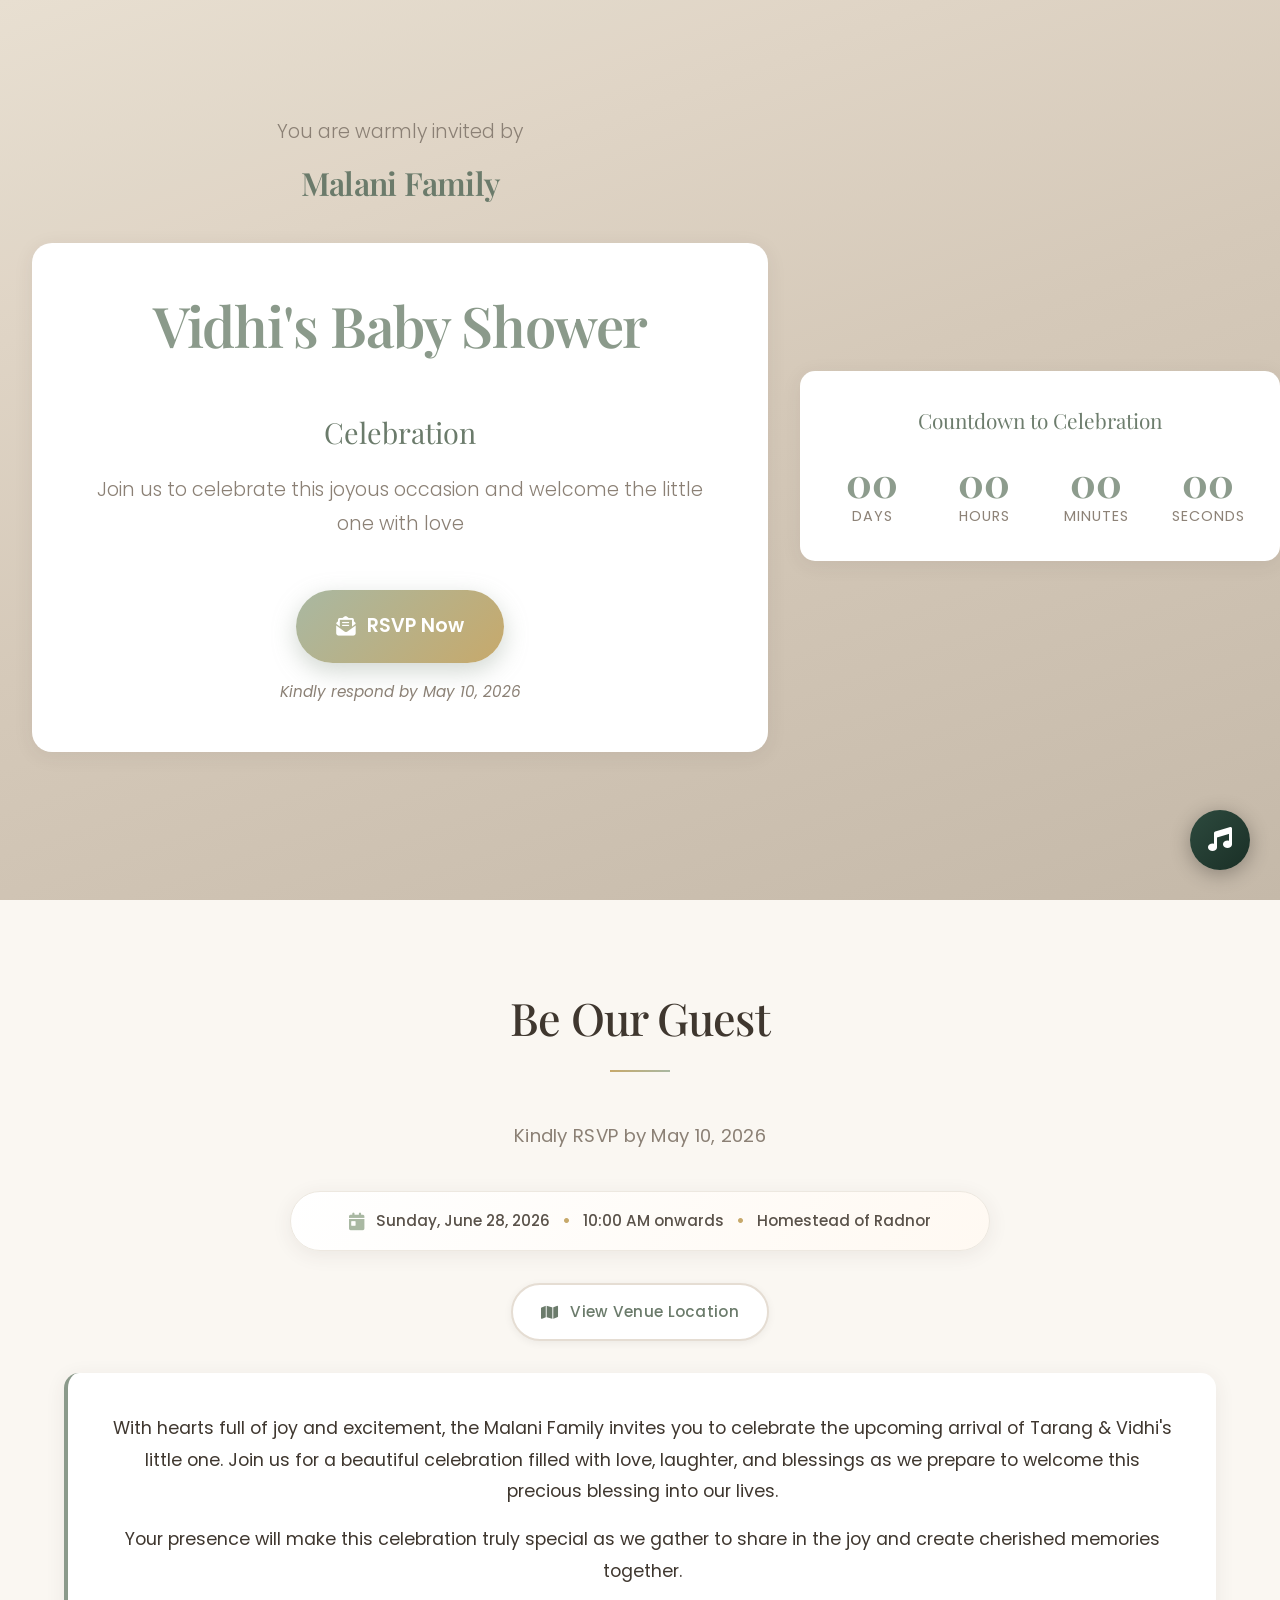
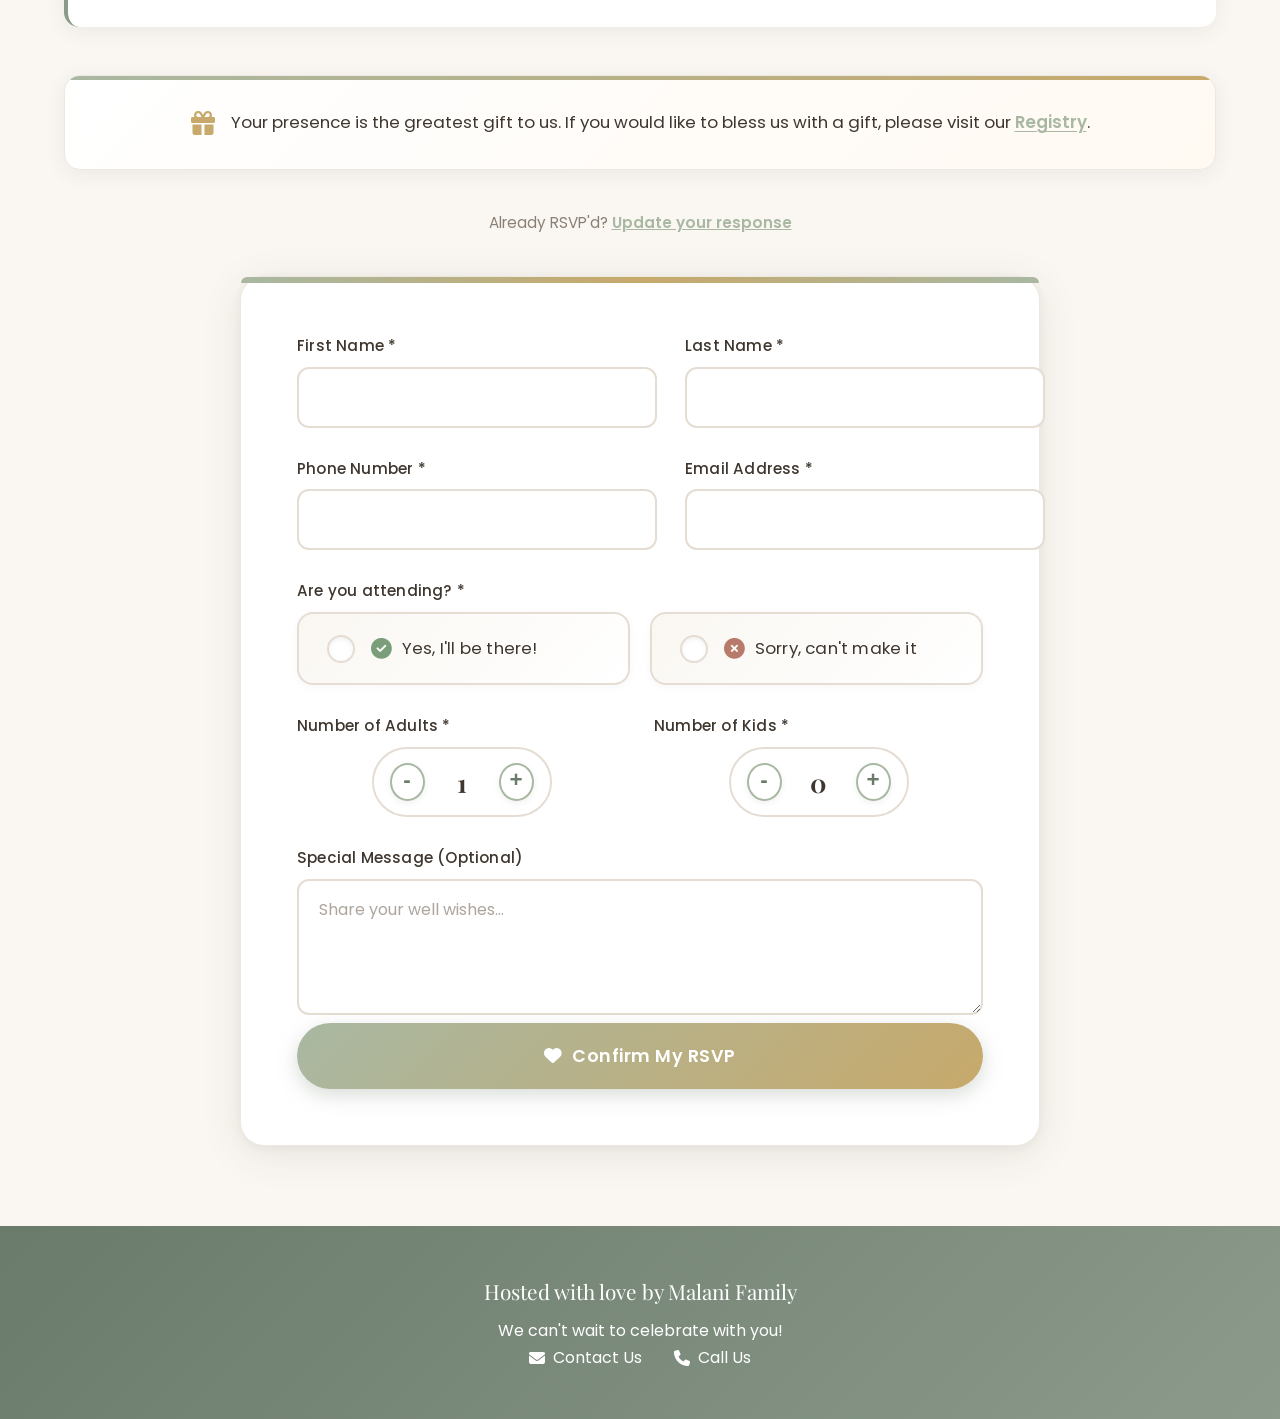
<file: index.html>
<!DOCTYPE html>
<html lang="en">
<head>
    <meta charset="UTF-8">
    <meta name="viewport" content="width=device-width, initial-scale=1.0">
    <title>Baby Shower Celebration</title>
    <link rel="stylesheet" href="assets/css/styles.css">
    <link rel="preconnect" href="https://fonts.googleapis.com">
    <link rel="preconnect" href="https://fonts.gstatic.com" crossorigin>
    <link href="https://fonts.googleapis.com/css2?family=Playfair+Display:wght@400;700&family=Poppins:wght@300;400;500;600&display=swap" rel="stylesheet">
    <link rel="stylesheet" href="https://cdnjs.cloudflare.com/ajax/libs/font-awesome/6.4.0/css/all.min.css">
</head>
<body>
    <!-- Background Music Toggle -->
    <button id="music-toggle" class="music-toggle" aria-label="Toggle background music">
        <i class="fas fa-music"></i>
    </button>
    
    <!-- Hero Section -->
    <section class="hero">
        <div class="hero-content">
            <div class="invitation-text">
                <p class="invitation-prefix">You are warmly invited by</p>
                <h1 class="family-name">Malani Family</h1>
            </div>
            
            <div class="main-title">
                <h2 class="baby-name">Vidhi's Baby Shower</h2>
                <div class="decorative-line"></div>
                <p class="celebration-title">Celebration</p>
                <p class="celebration-text">Join us to celebrate this joyous occasion and welcome the little one with love</p>
                
                <!-- Prominent RSVP Button -->
                <a href="#rsvp" class="btn-rsvp-pulse" onclick="document.getElementById('rsvp').scrollIntoView({behavior: 'smooth'}); return false;">
                    <i class="fas fa-envelope-open-text"></i>
                    RSVP Now
                </a>
                <p class="rsvp-deadline-note">Kindly respond by May 10, 2026</p>
            </div>
        </div>
        
        <!-- Countdown Timer -->
        <div class="countdown-container">
            <div class="countdown-title">Countdown to Celebration</div>
            <div class="countdown" id="countdown">
                <div class="countdown-item">
                    <span class="countdown-number" id="days">00</span>
                    <span class="countdown-label">Days</span>
                </div>
                <div class="countdown-item">
                    <span class="countdown-number" id="hours">00</span>
                    <span class="countdown-label">Hours</span>
                </div>
                <div class="countdown-item">
                    <span class="countdown-number" id="minutes">00</span>
                    <span class="countdown-label">Minutes</span>
                </div>
                <div class="countdown-item">
                    <span class="countdown-number" id="seconds">00</span>
                    <span class="countdown-label">Seconds</span>
                </div>
            </div>
        </div>
    </section>

    <!-- RSVP Section -->
    <section class="rsvp-section" id="rsvp">
        <div class="container">
            <div class="rsvp-header">
                <h3 class="section-title">Be Our Guest</h3>
            </div>
            <p class="rsvp-subtitle">Kindly RSVP by May 10, 2026</p>
            
            <!-- Event Snapshot -->
            <div class="event-snapshot">
                <i class="fas fa-calendar-day"></i>
                <span>Sunday, June 28, 2026</span>
                <span class="dot">•</span>
                <span>10:00 AM onwards</span>
                <span class="dot">•</span>
                <span>Homestead of Radnor</span>
            </div>
            
            <!-- Venue Button -->
            <div class="venue-button-inline">
                <a href="https://maps.app.goo.gl/3gW26HWPSWY7GexF7?g_st=i&utm_campaign=ac-im" target="_blank" class="btn-primary">
                    <i class="fas fa-map"></i>
                    View Venue Location
                </a>
            </div>
            
            <div class="welcome-message">
                <p>With hearts full of joy and excitement, the Malani Family invites you to celebrate the upcoming arrival of Tarang & Vidhi's little one. Join us for a beautiful celebration filled with love, laughter, and blessings as we prepare to welcome this precious blessing into our lives.</p>
                <p>Your presence will make this celebration truly special as we gather to share in the joy and create cherished memories together.</p>
            </div>
            
            <!-- Registry Section -->
            <div class="registry-section">
                <div class="registry-content">
                    <i class="fas fa-gift"></i>
                    <p>Your presence is the greatest gift to us. If you would like to bless us with a gift, please visit our <a href="https://www.amazon.com/baby-reg/tarangkumar-malani-september-2026-delaware/2NYCI25293J55?ref_=cm_sw_r_cp_ud_dp_QMYCCG1EMP155KJ8M76F" target="_blank" rel="noopener noreferrer" class="registry-link">Registry</a>.</p>
                </div>
            </div>
            
            <!-- Edit RSVP Section -->
            <div class="edit-rsvp-section">
                <p class="edit-rsvp-text">Already RSVP'd? <a href="#" onclick="showEditLookup(event)">Update your response</a></p>
                <div class="edit-lookup-form" id="edit-lookup-form" style="display: none;">
                    <input type="tel" id="lookup-phone" placeholder="Enter your phone number">
                    <button type="button" class="btn-secondary" onclick="handleEditLookup()">Find My RSVP</button>
                </div>
            </div>
            
            <form class="rsvp-form" id="rsvp-form">
                <div class="form-row">
                    <div class="form-group">
                        <label for="firstName">First Name *</label>
                        <input type="text" id="firstName" name="firstName" required>
                    </div>
                    <div class="form-group">
                        <label for="lastName">Last Name *</label>
                        <input type="text" id="lastName" name="lastName" required>
                    </div>
                </div>
                
                <div class="form-row">
                    <div class="form-group">
                        <label for="phone">Phone Number *</label>
                        <input type="tel" id="phone" name="phone" required>
                    </div>
                    <div class="form-group">
                        <label for="email">Email Address *</label>
                        <input type="email" id="email" name="email" required>
                    </div>
                </div>
                
                <div class="form-row">
                    <div class="form-group full-width">
                        <label>Are you attending? *</label>
                        <div class="attendance-options">
                            <label class="attendance-option">
                                <input type="radio" name="attending" value="Yes" required onchange="handleAttendanceChange(this.value)">
                                <span class="radio-circle"></span>
                                <span class="option-label"><i class="fas fa-check-circle"></i> Yes, I'll be there!</span>
                            </label>
                            <label class="attendance-option">
                                <input type="radio" name="attending" value="No" required onchange="handleAttendanceChange(this.value)">
                                <span class="radio-circle"></span>
                                <span class="option-label"><i class="fas fa-times-circle"></i> Sorry, can't make it</span>
                            </label>
                        </div>
                    </div>
                </div>
                
                <div class="form-row" id="guest-count-row">
                    <div class="form-group">
                        <label for="adults">Number of Adults *</label>
                        <div class="counter-input">
                            <button type="button" class="counter-btn" onclick="updateCounter('adults', -1)">-</button>
                            <input type="number" id="adults" name="adults" value="1" min="0" max="20" readonly required>
                            <button type="button" class="counter-btn" onclick="updateCounter('adults', 1)">+</button>
                        </div>
                    </div>
                    <div class="form-group">
                        <label for="kids">Number of Kids *</label>
                        <div class="counter-input">
                            <button type="button" class="counter-btn" onclick="updateCounter('kids', -1)">-</button>
                            <input type="number" id="kids" name="kids" value="0" min="0" max="20" readonly required>
                            <button type="button" class="counter-btn" onclick="updateCounter('kids', 1)">+</button>
                        </div>
                    </div>
                </div>
                
                <div class="form-group full-width">
                    <label for="note">Special Message (Optional)</label>
                    <textarea id="note" name="note" rows="4" placeholder="Share your well wishes..."></textarea>
                </div>
                
                <button type="submit" class="btn-submit">
                    <i class="fas fa-heart"></i>
                    Confirm My RSVP
                </button>
            </form>
            
            <div class="success-message" id="success-message">
                <div class="success-content">
                    <div class="success-icon-wrapper">
                        <i class="fas fa-check-circle"></i>
                    </div>
                    <h4>Thank You!</h4>
                    <p class="success-main-text">Your RSVP has been received.</p>
                    <p class="success-sub-text">We can't wait to celebrate with you!</p>
                    <div class="success-registry-note">
                        <i class="fas fa-gift"></i>
                        <p>Your presence is the greatest gift to us. If you would like to bless us with a gift, please visit our <a href="https://www.amazon.com/baby-reg/tarangkumar-malani-september-2026-delaware/2NYCI25293J55?ref_=cm_sw_r_cp_ud_dp_QMYCCG1EMP155KJ8M76F" target="_blank" rel="noopener noreferrer" class="registry-link">Registry</a>.</p>
                    </div>
                    <button type="button" class="btn-new-rsvp" onclick="resetRSVPForm()">
                        <i class="fas fa-plus"></i>
                        Submit Another RSVP
                    </button>
                    <button type="button" class="btn-update-response" onclick="clearSavedStateAndShowForm()">
                        <i class="fas fa-edit"></i>
                        Update your response
                    </button>
                </div>
            </div>
        </div>
    </section>

    <!-- Footer -->
    <footer class="footer">
        <div class="container">
            <p class="footer-text">Hosted with love by Malani Family</p>
            <p class="footer-subtitle">We can't wait to celebrate with you!</p>
            
            <div class="footer-actions">
                <a href="mailto:tarangmmalani@gmail.com" class="footer-link">
                    <i class="fas fa-envelope"></i>
                    Contact Us
                </a>
                <a href="tel:+18608305919" class="footer-link">
                    <i class="fas fa-phone"></i>
                    Call Us
                </a>
            </div>
        </div>
    </footer>

    <!-- Background Music -->
    <audio id="background-music" loop>
        <source src="assets/media/heyy_babyy_music.mp3" type="audio/mpeg">
        Your browser does not support the audio element.
    </audio>

    <script src="assets/js/config.js"></script>
    <script src="assets/js/app.js"></script>
</body>
</html>
</file>
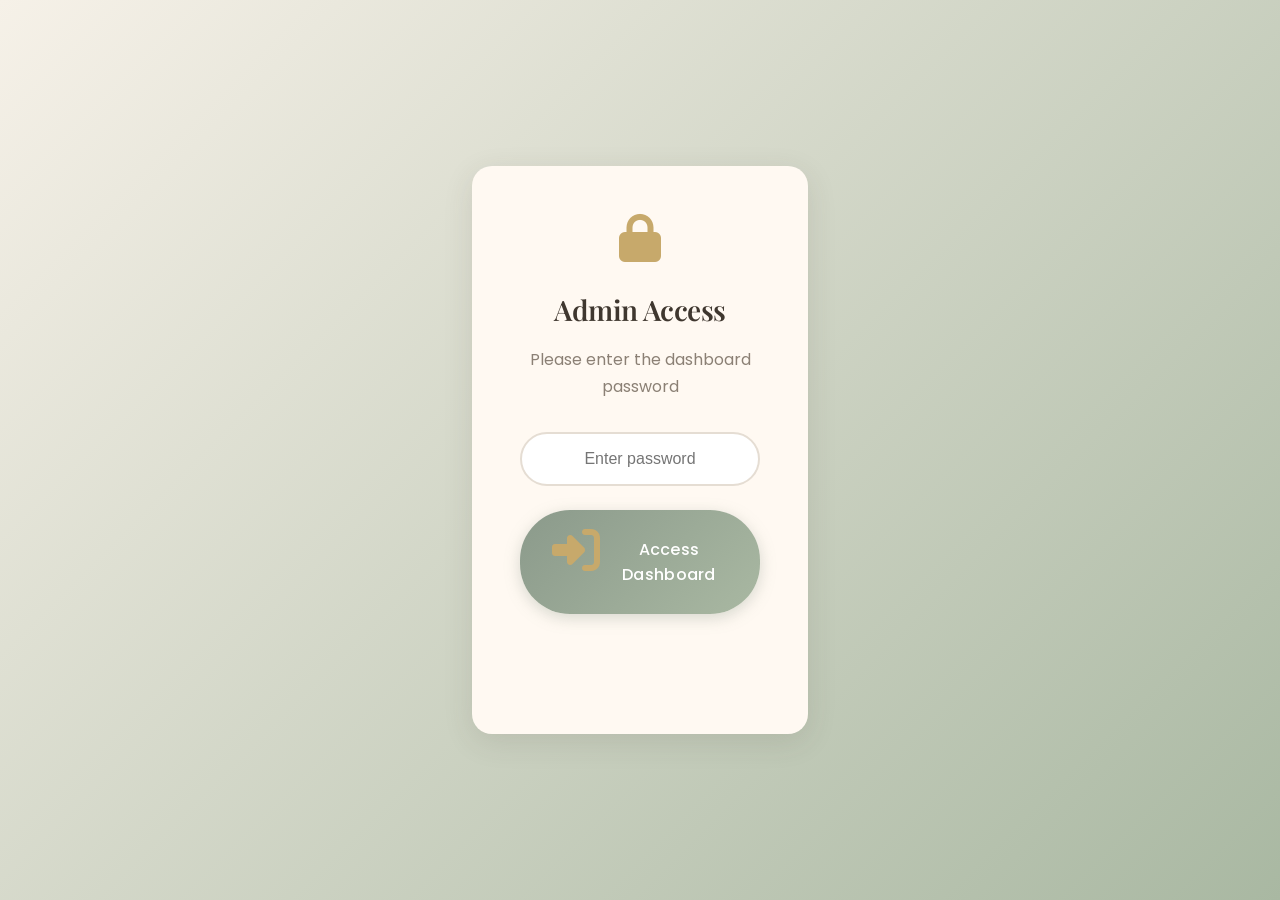
<file: dashboard/index.html>
<!DOCTYPE html>
<html lang="en">
<head>
    <meta charset="UTF-8">
    <meta name="viewport" content="width=device-width, initial-scale=1.0">
    <title>RSVP Dashboard - Baby Shower</title>
    <link rel="stylesheet" href="../assets/css/styles.css">
    <link rel="preconnect" href="https://fonts.googleapis.com">
    <link rel="preconnect" href="https://fonts.gstatic.com" crossorigin>
    <link href="https://fonts.googleapis.com/css2?family=Playfair+Display:wght@400;700&family=Poppins:wght@300;400;500;600&display=swap" rel="stylesheet">
    <link rel="stylesheet" href="https://cdnjs.cloudflare.com/ajax/libs/font-awesome/6.4.0/css/all.min.css">
</head>
<body class="dashboard-body">
    <!-- Password Authentication Screen -->
    <div id="password-screen" class="password-screen">
        <div class="password-container">
            <div class="password-card">
                <i class="fas fa-lock"></i>
                <h2>Admin Access</h2>
                <p>Please enter the dashboard password</p>
                
                <input type="password" id="dashboard-password" placeholder="Enter password">
                <button onclick="checkPassword()" class="btn-primary">
                    <i class="fas fa-sign-in-alt"></i> Access Dashboard
                </button>
                
                <p class="password-error" id="password-error"></p>
            </div>
        </div>
    </div>

    <!-- Dashboard Content (Hidden by default) -->
    <div id="dashboard-content" style="display: none;">
    <!-- Dashboard Header -->
    <header class="dashboard-header">
        <div class="container">
            <div class="header-content">
                <h1 class="dashboard-title">
                    <i class="fas fa-chart-line"></i>
                    RSVP Dashboard
                </h1>
                <div class="event-info">
                    <h2>Tarang & Vidhi's Baby Shower</h2>
                    <p>Admin Panel - Malani Family</p>
                </div>
                <div class="header-actions">
                    <button id="refresh-btn" class="btn-secondary">
                        <i class="fas fa-sync-alt"></i>
                        Refresh
                    </button>
                    <button id="export-btn" class="btn-primary">
                        <i class="fas fa-download"></i>
                        Export CSV
                    </button>
                </div>
            </div>
        </div>
    </header>

    <!-- Statistics Section -->
    <section class="stats-section">
        <div class="container">
            <div class="stats-grid">
                <div class="stat-card">
                    <div class="stat-icon attending">
                        <i class="fas fa-check-circle"></i>
                    </div>
                    <div class="stat-content">
                        <h3 class="stat-number" id="attending-count">0</h3>
                        <p class="stat-label">Attending</p>
                    </div>
                </div>
                
                <div class="stat-card">
                    <div class="stat-icon not-attending">
                        <i class="fas fa-times-circle"></i>
                    </div>
                    <div class="stat-content">
                        <h3 class="stat-number" id="not-attending-count">0</h3>
                        <p class="stat-label">Not Attending</p>
                    </div>
                </div>
                
                <div class="stat-card">
                    <div class="stat-icon">
                        <i class="fas fa-user-friends"></i>
                    </div>
                    <div class="stat-content">
                        <h3 class="stat-number" id="total-adults">0</h3>
                        <p class="stat-label">Total Adults Attending</p>
                    </div>
                </div>
                
                <div class="stat-card">
                    <div class="stat-icon">
                        <i class="fas fa-child"></i>
                    </div>
                    <div class="stat-content">
                        <h3 class="stat-number" id="total-kids">0</h3>
                        <p class="stat-label">Total Kids Attending</p>
                    </div>
                </div>
                
                <div class="stat-card highlight">
                    <div class="stat-icon total">
                        <i class="fas fa-users"></i>
                    </div>
                    <div class="stat-content">
                        <h3 class="stat-number" id="total-guests">0</h3>
                        <p class="stat-label">Total People Attending</p>
                    </div>
                </div>
                
                <div class="stat-card">
                    <div class="stat-icon">
                        <i class="fas fa-clipboard-list"></i>
                    </div>
                    <div class="stat-content">
                        <h3 class="stat-number" id="total-rsvps">0</h3>
                        <p class="stat-label">Total RSVPs</p>
                    </div>
                </div>
            </div>
        </div>
    </section>

    <!-- Filters and Search -->
    <section class="filters-section">
        <div class="container">
            <div class="filters-content">
                <div class="search-box">
                    <i class="fas fa-search"></i>
                    <input type="text" id="search-input" placeholder="Search by name, email, or phone...">
                </div>
                
                <div class="filter-group">
                    <label for="filter-adults">Filter by Adults:</label>
                    <select id="filter-adults">
                        <option value="all">All</option>
                        <option value="1">1 Adult</option>
                        <option value="2">2 Adults</option>
                        <option value="3">3 Adults</option>
                        <option value="4">4+ Adults</option>
                    </select>
                </div>
                
                <div class="filter-group">
                    <label for="filter-kids">Filter by Kids:</label>
                    <select id="filter-kids">
                        <option value="all">All</option>
                        <option value="0">No Kids</option>
                        <option value="1">1 Kid</option>
                        <option value="2">2 Kids</option>
                        <option value="3">3+ Kids</option>
                    </select>
                </div>
                
                <div class="filter-group">
                    <label for="filter-attending">Attendance:</label>
                    <select id="filter-attending">
                        <option value="all">All</option>
                        <option value="Yes">Attending</option>
                        <option value="No">Not Attending</option>
                    </select>
                </div>
                
                <button id="clear-filters" class="btn-secondary">
                    <i class="fas fa-times"></i>
                    Clear Filters
                </button>
            </div>
        </div>
    </section>

    <!-- Guest List Table -->
    <section class="guest-list-section">
        <div class="container">
            <div class="table-container">
                <div class="table-header">
                    <h3>Guest List</h3>
                    <div class="table-info">
                        <span id="guest-count">0 guests</span>
                    </div>
                </div>
                
                <div class="table-wrapper">
                    <table class="guest-table">
                        <thead>
                            <tr>
                                <th>
                                    <button class="sort-btn" data-sort="name">
                                        Name
                                        <i class="fas fa-sort"></i>
                                    </button>
                                </th>
                                <th>
                                    <button class="sort-btn" data-sort="phone">
                                        Phone
                                        <i class="fas fa-sort"></i>
                                    </button>
                                </th>
                                <th>
                                    <button class="sort-btn" data-sort="email">
                                        Email
                                        <i class="fas fa-sort"></i>
                                    </button>
                                </th>
                                <th>Attending</th>
                                <th>
                                    <button class="sort-btn" data-sort="adults">
                                        Adults
                                        <i class="fas fa-sort"></i>
                                    </button>
                                </th>
                                <th>
                                    <button class="sort-btn" data-sort="kids">
                                        Kids
                                        <i class="fas fa-sort"></i>
                                    </button>
                                </th>
                                <th>Total</th>
                                <th>Email Sent</th>
                                <th>Calendar</th>
                                <th>Message</th>
                                <th>Status</th>
                                <th>
                                    <button class="sort-btn" data-sort="date">
                                        Date
                                        <i class="fas fa-sort"></i>
                                    </button>
                                </th>
                                <th>Actions</th>
                            </tr>
                        </thead>
                        <tbody id="guest-table-body">
                            <!-- Guest rows will be populated here -->
                        </tbody>
                    </table>
                </div>
                
                <div class="loading-indicator" id="loading">
                    <i class="fas fa-spinner fa-spin"></i>
                    <span>Loading responses...</span>
                </div>
                
                <div class="no-data" id="no-data" style="display: none;">
                    <i class="fas fa-inbox"></i>
                    <p>No RSVP responses yet</p>
                </div>
            </div>
        </div>
    </section>
    </div><!-- End dashboard-content -->

    <script src="../assets/js/config.js"></script>
    <script src="../assets/js/dashboard.js"></script>
    <script src="../assets/js/dashboard-simple-auth.js"></script>
</body>
</html>
</file>
<file: assets/css/styles.css>
/* Baby Shower Website Styles */
/* Indian/Gujarati Theme with Luxury Design */

/* CSS Variables - Premium Gender-Neutral Palette */
:root {
    /* Background colors */
    --bg-primary: #F6F1E8;
    --bg-surface: #FFF9F2;
    --bg-light: #FAF7F2;
    --bg-white: #ffffff;
    
    /* Accent colors */
    --accent-sage: #A9B8A2;
    --accent-taupe: #B7A89A;
    --accent-gold: #C7A96B;
    
    /* Primary colors */
    --primary-color: #8B9A8B;
    --secondary-color: #6B7B6B;
    --text-dark: #3F372F;
    --text-medium: #5A524A;
    --text-light: #8B8075;
    
    /* Borders and shadows */
    --border-color: #E5DDD3;
    --border-light: #EDE8E0;
    --card-shadow: 0 4px 20px rgba(63, 55, 47, 0.08);
    --card-shadow-hover: 0 8px 30px rgba(63, 55, 47, 0.12);
    
    /* Status colors */
    --success-color: #7A9E7A;
    --error-color: #B87B6B;
    --warning-color: #C9A86C;
    
    /* Typography */
    --font-heading: 'Playfair Display', Georgia, serif;
    --font-body: 'Poppins', -apple-system, BlinkMacSystemFont, sans-serif;
}

/* Reset and Base Styles */
* {
    margin: 0;
    padding: 0;
    box-sizing: border-box;
}

html {
    scroll-behavior: smooth;
}

body {
    font-family: var(--font-body);
    line-height: 1.7;
    color: var(--text-dark);
    background-color: var(--bg-primary);
    -webkit-font-smoothing: antialiased;
    -moz-osx-font-smoothing: grayscale;
}

.container {
    max-width: 1200px;
    margin: 0 auto;
    padding: 0 24px;
}

/* Typography */
h1, h2, h3, h4 {
    font-family: var(--font-heading);
    font-weight: 600;
    letter-spacing: -0.02em;
}

.section-title {
    text-align: center;
    font-size: 2.8rem;
    color: var(--text-dark);
    margin-bottom: 3.5rem;
    position: relative;
    font-weight: 500;
}

.section-title::after {
    content: '';
    position: absolute;
    bottom: -16px;
    left: 50%;
    transform: translateX(-50%);
    width: 60px;
    height: 2px;
    background: linear-gradient(to right, var(--accent-gold), var(--accent-sage));
}

/* Hero Section */
.hero {
    min-height: 100vh;
    background: linear-gradient(160deg, #E8DED0 0%, #D4C8B8 50%, #C4B8A8 100%);
    display: flex;
    align-items: center;
    justify-content: center;
    position: relative;
    overflow: hidden;
    -webkit-font-smoothing: antialiased;
    -moz-osx-font-smoothing: grayscale;
}

.hero::before {
    content: '';
    position: absolute;
    top: 0;
    left: 0;
    right: 0;
    bottom: 0;
    background: rgba(255, 255, 255, 0.05);
    opacity: 0.3;
}

.hero-content {
    text-align: center;
    z-index: 2;
    position: relative;
    max-width: 800px;
    padding: 2rem;
}

.invitation-text {
    margin-bottom: 2rem;
}

.invitation-prefix {
    font-size: 1.2rem;
    color: var(--text-light);
    margin-bottom: 0.5rem;
    font-weight: 300;
}

.family-name {
    font-size: 2rem;
    color: var(--secondary-color);
    margin-bottom: 2rem;
}

.main-title {
    background: var(--bg-white);
    padding: 3rem;
    border-radius: 20px;
    box-shadow: var(--card-shadow);
    margin-bottom: 2rem;
}

.baby-name {
    font-size: 3.5rem;
    color: var(--primary-color);
    margin-bottom: 1rem;
    line-height: 1.2;
}

.decorative-line {
    width: 100px;
    height: 2px;
    background: linear-gradient(to right, var(--primary-color), var(--accent-color));
    margin: 1.5rem auto;
}

.celebration-title {
    font-size: 1.8rem;
    color: var(--secondary-color);
    margin-bottom: 1rem;
    font-family: 'Playfair Display', serif;
}

.celebration-text {
    font-size: 1.2rem;
    color: var(--text-light);
    font-weight: 300;
    line-height: 1.8;
    margin-bottom: 1.5rem;
}

/* Prominent RSVP Button in Hero */
.btn-rsvp-pulse {
    display: inline-flex;
    align-items: center;
    gap: 0.75rem;
    background: linear-gradient(135deg, var(--accent-sage) 0%, var(--accent-gold) 100%);
    color: white;
    padding: 1.25rem 2.5rem;
    border-radius: 50px;
    font-size: 1.2rem;
    font-weight: 600;
    text-decoration: none;
    margin: 1.5rem 0 0.5rem;
    box-shadow: 0 8px 25px rgba(139, 154, 139, 0.4);
    transition: all 0.3s ease;
    animation: pulse-button 2s infinite;
}

@keyframes pulse-button {
    0%, 100% { box-shadow: 0 8px 25px rgba(139, 154, 139, 0.4); transform: scale(1); }
    50% { box-shadow: 0 12px 35px rgba(139, 154, 139, 0.6); transform: scale(1.02); }
}

.btn-rsvp-pulse:hover {
    transform: translateY(-3px) scale(1.05);
    box-shadow: 0 12px 35px rgba(139, 154, 139, 0.5);
}

.rsvp-deadline-note {
    font-size: 0.95rem;
    color: var(--text-light);
    margin-top: 0.5rem;
    font-style: italic;
}

/* Countdown Timer */
.countdown-container {
    background: var(--bg-white);
    padding: 2rem;
    border-radius: 15px;
    box-shadow: var(--card-shadow);
    margin-top: 2rem;
}

.countdown-title {
    text-align: center;
    font-size: 1.3rem;
    color: var(--secondary-color);
    margin-bottom: 1.5rem;
    font-family: 'Playfair Display', serif;
}

.countdown {
    display: flex;
    justify-content: center;
    gap: 2rem;
    flex-wrap: wrap;
}

.countdown-item {
    text-align: center;
    min-width: 80px;
}

.countdown-number {
    display: block;
    font-size: 2.5rem;
    font-weight: 700;
    color: var(--primary-color);
    font-family: 'Playfair Display', serif;
    line-height: 1;
}

.countdown-label {
    font-size: 0.9rem;
    color: var(--text-light);
    text-transform: uppercase;
    letter-spacing: 1px;
    margin-top: 0.5rem;
}

/* Event Details Section */
.event-details {
    padding: 5rem 0;
    background: var(--bg-white);
}

.details-grid {
    display: grid;
    grid-template-columns: repeat(auto-fit, minmax(280px, 1fr));
    gap: 2rem;
    margin-bottom: 3rem;
}

.detail-card {
    background: var(--bg-white);
    padding: 2rem;
    border-radius: 15px;
    box-shadow: var(--card-shadow);
    text-align: center;
    transition: all 0.3s ease;
    border: 1px solid var(--border-color);
}

.detail-card:hover {
    transform: translateY(-5px);
    box-shadow: var(--hover-shadow);
}

.detail-icon {
    width: 60px;
    height: 60px;
    background: linear-gradient(135deg, var(--primary-color), var(--accent-color));
    border-radius: 50%;
    display: flex;
    align-items: center;
    justify-content: center;
    margin: 0 auto 1.5rem;
    color: var(--bg-white);
    font-size: 1.5rem;
}

.detail-content h4 {
    font-size: 1.3rem;
    color: var(--secondary-color);
    margin-bottom: 0.5rem;
    font-family: 'Playfair Display', serif;
}

.detail-content p {
    color: var(--text-dark);
    font-weight: 500;
}

.detail-subtext {
    color: var(--text-light);
    font-size: 0.9rem;
    margin-top: 0.3rem;
    font-weight: 400;
}

/* Venue Button Inline (in RSVP section) */
.venue-button-inline {
    text-align: center;
    margin-bottom: 2rem;
}

.venue-button-inline .btn-primary {
    display: inline-flex;
    align-items: center;
    gap: 0.75rem;
    padding: 0.875rem 1.75rem;
    font-size: 0.95rem;
    background: var(--bg-white);
    color: var(--secondary-color);
    border: 2px solid var(--border-color);
    box-shadow: 0 2px 8px rgba(0, 0, 0, 0.06);
}

.venue-button-inline .btn-primary:hover {
    background: var(--secondary-color);
    color: var(--bg-white);
    border-color: var(--secondary-color);
    transform: translateY(-2px);
    box-shadow: 0 6px 20px rgba(122, 158, 122, 0.25);
}

/* Premium Button Styles */
.btn-primary, .btn-secondary, .btn-submit {
    display: inline-flex;
    align-items: center;
    justify-content: center;
    gap: 0.6rem;
    padding: 1rem 2rem;
    border: none;
    border-radius: 50px;
    font-size: 1rem;
    font-weight: 500;
    text-decoration: none;
    cursor: pointer;
    transition: all 0.35s cubic-bezier(0.4, 0, 0.2, 1);
    font-family: 'Poppins', sans-serif;
    letter-spacing: 0.3px;
}

.btn-primary {
    background: linear-gradient(135deg, var(--primary-color) 0%, var(--accent-sage) 100%);
    color: var(--bg-white);
    box-shadow: 0 4px 15px rgba(139, 154, 139, 0.35);
}

.btn-primary:hover {
    transform: translateY(-3px);
    box-shadow: 0 8px 25px rgba(139, 154, 139, 0.45);
    background: linear-gradient(135deg, var(--secondary-color) 0%, var(--accent-sage) 100%);
}

.btn-secondary {
    background: var(--bg-surface);
    color: var(--text-dark);
    border: 2px solid var(--border-color);
    font-weight: 500;
}

.btn-secondary:hover {
    background: var(--bg-white);
    border-color: var(--accent-sage);
    color: var(--secondary-color);
    transform: translateY(-2px);
    box-shadow: 0 4px 12px rgba(139, 154, 139, 0.15);
}

.btn-submit {
    background: linear-gradient(135deg, var(--accent-sage) 0%, var(--accent-gold) 100%);
    color: var(--bg-white);
    width: 100%;
    font-size: 1.1rem;
    padding: 1.25rem;
    font-weight: 600;
    letter-spacing: 0.5px;
    box-shadow: 0 6px 20px rgba(139, 154, 139, 0.35);
    margin-top: 0.5rem;
}

.btn-submit:hover {
    transform: translateY(-3px);
    box-shadow: 0 10px 30px rgba(139, 154, 139, 0.45);
    background: linear-gradient(135deg, var(--secondary-color) 0%, var(--accent-gold) 100%);
}

.btn-submit:active {
    transform: translateY(-1px);
}


/* Welcome Message */
.welcome-message {
    background: var(--bg-white);
    padding: 2.5rem;
    border-radius: 15px;
    text-align: center;
    margin-bottom: 3rem;
    box-shadow: var(--card-shadow);
    border-left: 4px solid var(--primary-color);
}

.welcome-message p {
    color: var(--text-dark);
    font-size: 1.1rem;
    line-height: 1.8;
    margin-bottom: 1rem;
}

.welcome-message p:last-child {
    margin-bottom: 0;
}

/* RSVP Section */
.rsvp-section {
    padding: 5rem 0;
    background: var(--bg-light);
}

.rsvp-subtitle {
    text-align: center;
    font-size: 1.15rem;
    color: var(--text-light);
    margin-bottom: 2.5rem;
    font-weight: 400;
    letter-spacing: 0.3px;
}

/* RSVP Header */
.rsvp-header {
    display: flex;
    flex-direction: column;
    align-items: center;
    margin-bottom: 0.5rem;
}

.gift-note {
    background: var(--bg-white);
    padding: 2rem;
    border-radius: 15px;
    text-align: center;
    margin-bottom: 3rem;
    box-shadow: var(--card-shadow);
    border-left: 4px solid var(--primary-color);
}

.gift-note p {
    color: var(--text-dark);
    font-style: italic;
    line-height: 1.8;
}

/* Improved Registry Section */
.registry-section {
    background: linear-gradient(135deg, var(--bg-white) 0%, var(--bg-surface) 100%);
    padding: 2rem 2.5rem;
    border-radius: 16px;
    text-align: center;
    margin-bottom: 2.5rem;
    box-shadow: var(--card-shadow);
    border: 1px solid var(--border-light);
    position: relative;
    overflow: hidden;
}

.registry-section::before {
    content: '';
    position: absolute;
    top: 0;
    left: 0;
    right: 0;
    height: 4px;
    background: linear-gradient(to right, var(--accent-sage), var(--accent-gold));
}

.registry-content {
    display: flex;
    align-items: center;
    justify-content: center;
    gap: 1rem;
    flex-wrap: wrap;
}

.registry-content i {
    font-size: 1.5rem;
    color: var(--accent-gold);
}

.registry-section p {
    color: var(--text-dark);
    font-size: 1.05rem;
    line-height: 1.7;
    margin: 0;
    font-weight: 400;
}

.registry-link {
    color: var(--accent-sage);
    font-weight: 600;
    text-decoration: underline;
    text-underline-offset: 3px;
    transition: all 0.3s ease;
}

.registry-link:hover {
    color: var(--secondary-color);
    text-decoration: none;
}

/* Event Snapshot */
.event-snapshot {
    display: flex;
    align-items: center;
    justify-content: center;
    gap: 0.75rem;
    flex-wrap: wrap;
    background: linear-gradient(135deg, var(--bg-white) 0%, var(--bg-surface) 100%);
    padding: 1rem 1.5rem;
    border-radius: 50px;
    margin-bottom: 2rem;
    box-shadow: var(--card-shadow);
    border: 1px solid var(--border-light);
    font-size: 0.95rem;
    color: var(--text-medium);
    max-width: 700px;
    margin-left: auto;
    margin-right: auto;
}

.event-snapshot i {
    color: var(--accent-sage);
    font-size: 1.1rem;
}

.event-snapshot .dot {
    color: var(--accent-gold);
    font-weight: 700;
}

.event-snapshot span {
    font-weight: 500;
}

/* Edit RSVP Section */
.edit-rsvp-section {
    text-align: center;
    margin-bottom: 2.5rem;
}

.edit-rsvp-text {
    color: var(--text-light);
    font-size: 0.95rem;
}

.edit-rsvp-text a {
    color: var(--accent-sage);
    font-weight: 600;
    text-decoration: underline;
    cursor: pointer;
    transition: all 0.3s ease;
}

.edit-rsvp-text a:hover {
    color: var(--secondary-color);
    text-decoration: none;
}

.edit-lookup-form {
    display: flex;
    gap: 1rem;
    justify-content: center;
    margin-top: 1rem;
    flex-wrap: wrap;
}

.edit-lookup-form input {
    padding: 0.875rem 1.25rem;
    border: 2px solid var(--border-color);
    border-radius: 50px;
    font-size: 1rem;
    min-width: 250px;
    transition: all 0.3s ease;
}

.edit-lookup-form input:focus {
    outline: none;
    border-color: var(--primary-color);
    box-shadow: 0 0 0 3px rgba(139, 154, 139, 0.1);
}

/* Premium RSVP Form Styling */
.rsvp-form {
    background: var(--bg-white);
    padding: 3.5rem;
    border-radius: 24px;
    box-shadow: 0 8px 40px rgba(63, 55, 47, 0.1), 0 2px 8px rgba(63, 55, 47, 0.05);
    max-width: 800px;
    margin: 0 auto;
    position: relative;
    border: 1px solid var(--border-light);
}

.rsvp-form::before {
    content: '';
    position: absolute;
    top: 0;
    left: 0;
    right: 0;
    height: 6px;
    background: linear-gradient(to right, var(--accent-sage), var(--accent-gold), var(--accent-sage));
    border-radius: 24px 24px 0 0;
}

.form-row {
    display: grid;
    grid-template-columns: 1fr 1fr;
    gap: 1.75rem;
    margin-bottom: 1.75rem;
}

.form-group {
    display: flex;
    flex-direction: column;
    gap: 0.5rem;
}

.form-group.full-width {
    grid-column: 1 / -1;
}

.form-group label {
    font-weight: 500;
    color: var(--text-dark);
    font-family: 'Poppins', sans-serif;
    font-size: 0.95rem;
    letter-spacing: 0.2px;
}

.form-group input,
.form-group select,
.form-group textarea {
    padding: 1rem 1.25rem;
    border: 2px solid var(--border-color);
    border-radius: 12px;
    font-size: 1rem;
    font-family: 'Poppins', sans-serif;
    transition: all 0.3s ease;
    background: var(--bg-white);
}

.form-group input:focus,
.form-group select:focus,
.form-group textarea:focus {
    outline: none;
    border-color: var(--accent-sage);
    box-shadow: 0 0 0 4px rgba(169, 184, 162, 0.15);
}

.form-group input::placeholder,
.form-group textarea::placeholder {
    color: var(--text-light);
    opacity: 0.7;
}

/* Premium Yes/No Attendance Selector */
.attendance-options {
    display: flex;
    gap: 1.25rem;
    flex-wrap: wrap;
}

.attendance-option {
    display: flex;
    align-items: center;
    gap: 1rem;
    padding: 1.25rem 1.75rem;
    background: linear-gradient(135deg, var(--bg-light) 0%, var(--bg-white) 100%);
    border: 2.5px solid var(--border-color);
    border-radius: 16px;
    cursor: pointer;
    transition: all 0.35s cubic-bezier(0.4, 0, 0.2, 1);
    flex: 1;
    min-width: 220px;
    position: relative;
    box-shadow: 0 2px 8px rgba(63, 55, 47, 0.04);
}

.attendance-option:hover {
    border-color: var(--accent-sage);
    background: var(--bg-white);
    transform: translateY(-2px);
    box-shadow: 0 6px 20px rgba(139, 154, 139, 0.12);
}

/* Hidden native radio */
.attendance-option input[type="radio"] {
    position: absolute;
    opacity: 0;
    pointer-events: none;
}

/* Premium custom radio circle */
.attendance-option .radio-circle {
    width: 28px;
    height: 28px;
    border: 2.5px solid var(--border-color);
    border-radius: 50%;
    display: flex;
    align-items: center;
    justify-content: center;
    transition: all 0.35s cubic-bezier(0.4, 0, 0.2, 1);
    background: var(--bg-white);
    flex-shrink: 0;
    box-shadow: inset 0 2px 4px rgba(0, 0, 0, 0.06);
}

.attendance-option .radio-circle::after {
    content: '';
    width: 14px;
    height: 14px;
    background: var(--accent-sage);
    border-radius: 50%;
    opacity: 0;
    transform: scale(0);
    transition: all 0.35s cubic-bezier(0.4, 0, 0.2, 1);
}

/* Selected states with class-based toggling for browser compatibility */
.attendance-option.selected-yes,
.attendance-option:has(input[value="Yes"]:checked) {
    border-color: var(--success-color);
    background: linear-gradient(135deg, rgba(122, 158, 122, 0.12) 0%, rgba(122, 158, 122, 0.04) 100%);
    box-shadow: 0 8px 25px rgba(122, 158, 122, 0.18), 0 2px 8px rgba(122, 158, 122, 0.1);
}

.attendance-option.selected-no,
.attendance-option:has(input[value="No"]:checked) {
    border-color: var(--error-color);
    background: linear-gradient(135deg, rgba(184, 123, 107, 0.12) 0%, rgba(184, 123, 107, 0.04) 100%);
    box-shadow: 0 8px 25px rgba(184, 123, 107, 0.18), 0 2px 8px rgba(184, 123, 107, 0.1);
}

.attendance-option.selected-yes .radio-circle,
.attendance-option:has(input[value="Yes"]:checked) .radio-circle {
    border-color: var(--success-color);
    background: var(--bg-white);
    box-shadow: 0 0 0 3px rgba(122, 158, 122, 0.15);
}

.attendance-option.selected-no .radio-circle,
.attendance-option:has(input[value="No"]:checked) .radio-circle {
    border-color: var(--error-color);
    background: var(--bg-white);
    box-shadow: 0 0 0 3px rgba(184, 123, 107, 0.15);
}

.attendance-option.selected-yes .radio-circle::after,
.attendance-option:has(input[value="Yes"]:checked) .radio-circle::after,
.attendance-option.selected-no .radio-circle::after,
.attendance-option:has(input[value="No"]:checked) .radio-circle::after {
    opacity: 1;
    transform: scale(1);
}

.attendance-option.selected-yes .radio-circle::after {
    background: var(--success-color);
}

.attendance-option.selected-no .radio-circle::after {
    background: var(--error-color);
}

/* Option label styling */
.option-label {
    display: flex;
    align-items: center;
    gap: 0.6rem;
    font-size: 1.05rem;
    color: var(--text-dark);
    transition: all 0.35s ease;
    font-weight: 400;
}

.attendance-option.selected-yes .option-label,
.attendance-option:has(input[value="Yes"]:checked) .option-label {
    color: var(--success-color);
    font-weight: 500;
}

.attendance-option.selected-no .option-label,
.attendance-option:has(input[value="No"]:checked) .option-label {
    color: var(--error-color);
    font-weight: 500;
}

.option-label i {
    font-size: 1.3rem;
    transition: transform 0.3s ease;
}

.attendance-option:hover .option-label i {
    transform: scale(1.1);
}

.option-label .fa-check-circle {
    color: var(--success-color);
}

.option-label .fa-times-circle {
    color: var(--error-color);
}

/* Premium Guest Counter Styles */
.guest-count-section {
    background: linear-gradient(135deg, var(--bg-surface) 0%, var(--bg-white) 100%);
    padding: 1.5rem;
    border-radius: 16px;
    border: 1px solid var(--border-light);
    transition: all 0.4s ease;
}

#guest-count-row.disabled {
    opacity: 0.55;
    pointer-events: none;
    filter: grayscale(0.5);
    background: var(--bg-light);
}

#guest-count-row.disabled .guest-count-section {
    background: var(--bg-light);
    border-color: var(--border-color);
}

#guest-count-row.disabled input {
    color: var(--text-light);
}

#guest-count-row.disabled .counter-btn {
    background: var(--border-color);
    border-color: var(--border-color);
    color: var(--text-light);
    cursor: not-allowed;
    box-shadow: none;
}

#guest-count-row.disabled .counter-btn:hover {
    transform: none;
    background: var(--border-color);
}

.counter-input {
    display: flex;
    align-items: center;
    gap: 0.75rem;
    justify-content: center;
    background: var(--bg-white);
    padding: 0.6rem 1rem;
    border-radius: 50px;
    border: 2px solid var(--border-color);
    max-width: 180px;
    margin: 0 auto;
    transition: all 0.3s ease;
}

.counter-input:hover {
    border-color: var(--accent-sage);
    box-shadow: 0 4px 12px rgba(139, 154, 139, 0.1);
}

.counter-btn {
    width: 38px;
    height: 38px;
    border-radius: 50%;
    border: 2px solid var(--accent-sage);
    background: var(--bg-white);
    color: var(--secondary-color);
    font-size: 1.4rem;
    font-weight: 600;
    cursor: pointer;
    display: flex;
    align-items: center;
    justify-content: center;
    transition: all 0.25s cubic-bezier(0.4, 0, 0.2, 1);
    line-height: 1;
    padding-bottom: 3px;
    box-shadow: 0 2px 6px rgba(139, 154, 139, 0.15);
}

.counter-btn:hover {
    background: var(--accent-sage);
    color: white;
    transform: scale(1.08);
    box-shadow: 0 4px 12px rgba(139, 154, 139, 0.3);
}

.counter-btn:active {
    transform: scale(0.95);
}

.counter-input input[type="number"] {
    width: 50px;
    text-align: center;
    font-size: 1.6rem;
    font-weight: 700;
    color: var(--text-dark);
    padding: 0.4rem;
    border: none;
    background: transparent;
    -moz-appearance: textfield;
    -webkit-appearance: none;
    appearance: none;
    font-family: var(--font-heading);
}

.counter-input input[type="number"]::-webkit-outer-spin-button,
.counter-input input[type="number"]::-webkit-inner-spin-button {
    -webkit-appearance: none;
    margin: 0;
}

.form-group textarea {
    resize: vertical;
    min-height: 120px;
}

/* Premium Success Message */
.success-message {
    display: none;
    margin-top: 2rem;
    animation: slideDown 0.6s cubic-bezier(0.4, 0, 0.2, 1);
}

.success-message.show {
    display: block;
}

.success-content {
    background: linear-gradient(135deg, #7A9E7A 0%, #8BA88B 100%);
    color: var(--bg-white);
    padding: 3rem 2.5rem;
    border-radius: 24px;
    text-align: center;
    box-shadow: 0 12px 40px rgba(122, 158, 122, 0.25), 0 4px 12px rgba(0, 0, 0, 0.1);
    position: relative;
    overflow: hidden;
    max-width: 600px;
    margin: 0 auto;
}

.success-content::before {
    content: '';
    position: absolute;
    top: 0;
    left: 0;
    right: 0;
    height: 6px;
    background: linear-gradient(to right, rgba(255,255,255,0.4), rgba(255,255,255,0.8), rgba(255,255,255,0.4));
}

.success-content::after {
    content: '';
    position: absolute;
    bottom: -50px;
    left: -50px;
    right: -50px;
    height: 100px;
    background: radial-gradient(ellipse at center, rgba(255,255,255,0.15) 0%, transparent 70%);
}

.success-icon-wrapper {
    width: 80px;
    height: 80px;
    background: rgba(255, 255, 255, 0.2);
    border-radius: 50%;
    display: flex;
    align-items: center;
    justify-content: center;
    margin: 0 auto 1.5rem;
    backdrop-filter: blur(4px);
    border: 2px solid rgba(255, 255, 255, 0.3);
    position: relative;
    z-index: 1;
}

.success-icon-wrapper i {
    font-size: 2.5rem;
    color: white;
    margin: 0;
}

.success-content h4 {
    font-size: 2rem;
    margin-bottom: 0.75rem;
    font-family: 'Playfair Display', serif;
    color: white;
    position: relative;
    z-index: 1;
    font-weight: 600;
}

.success-main-text {
    font-size: 1.15rem;
    margin-bottom: 0.5rem;
    opacity: 0.95;
    position: relative;
    z-index: 1;
}

.success-sub-text {
    font-size: 1.05rem;
    opacity: 0.85;
    margin-bottom: 1.5rem;
    position: relative;
    z-index: 1;
}

.success-registry-note {
    background: rgba(255, 255, 255, 0.15);
    padding: 1.25rem 1.5rem;
    border-radius: 16px;
    margin: 1.5rem 0;
    display: flex;
    align-items: center;
    justify-content: center;
    gap: 1rem;
    flex-wrap: wrap;
    backdrop-filter: blur(4px);
    border: 1px solid rgba(255, 255, 255, 0.2);
    position: relative;
    z-index: 1;
}

.success-registry-note i {
    font-size: 1.3rem;
    color: rgba(255, 255, 255, 0.9);
}

.success-registry-note p {
    margin: 0;
    font-size: 0.95rem;
    opacity: 0.95;
}

.success-registry-note .registry-link {
    color: white;
    font-weight: 600;
    text-decoration: underline;
    text-underline-offset: 3px;
    transition: all 0.3s ease;
}

.success-registry-note .registry-link:hover {
    text-decoration: none;
    opacity: 0.85;
}

.btn-new-rsvp {
    display: inline-flex;
    align-items: center;
    gap: 0.6rem;
    background: rgba(255, 255, 255, 0.2);
    color: white;
    border: 2px solid rgba(255, 255, 255, 0.4);
    padding: 0.875rem 1.75rem;
    border-radius: 50px;
    font-size: 0.95rem;
    font-weight: 500;
    cursor: pointer;
    transition: all 0.3s ease;
    margin-top: 0.5rem;
    position: relative;
    z-index: 1;
}

.btn-new-rsvp:hover {
    background: rgba(255, 255, 255, 0.3);
    border-color: rgba(255, 255, 255, 0.6);
    transform: translateY(-2px);
}

.btn-new-rsvp i {
    font-size: 0.9rem;
}

.btn-update-response {
    display: inline-flex;
    align-items: center;
    gap: 0.6rem;
    background: transparent;
    color: white;
    border: 2px solid rgba(255, 255, 255, 0.4);
    padding: 0.875rem 1.75rem;
    border-radius: 50px;
    font-size: 0.95rem;
    font-weight: 500;
    cursor: pointer;
    transition: all 0.3s ease;
    margin-top: 0.5rem;
    position: relative;
    z-index: 1;
}

.btn-update-response:hover {
    background: rgba(255, 255, 255, 0.2);
    border-color: rgba(255, 255, 255, 0.6);
    transform: translateY(-2px);
}

.btn-update-response i {
    font-size: 0.9rem;
}

@keyframes slideDown {
    from {
        opacity: 0;
        transform: translateY(-20px);
    }
    to {
        opacity: 1;
        transform: translateY(0);
    }
}

/* Footer */
.footer {
    background: linear-gradient(135deg, var(--secondary-color), var(--primary-color));
    color: var(--bg-white);
    padding: 3rem 0;
    text-align: center;
}

.footer-text {
    font-size: 1.3rem;
    margin-bottom: 0.5rem;
    font-family: 'Playfair Display', serif;
}

.footer-subtext {
    margin-bottom: 2rem;
    opacity: 0.9;
}

.footer-actions {
    display: flex;
    justify-content: center;
    gap: 2rem;
}

.footer-link {
    color: var(--bg-white);
    text-decoration: none;
    display: flex;
    align-items: center;
    gap: 0.5rem;
    transition: all 0.3s ease;
}

.footer-link:hover {
    opacity: 0.8;
    transform: translateY(-2px);
}

/* Music Toggle */
.music-toggle {
    position: fixed;
    bottom: 30px;
    right: 30px;
    width: 60px;
    height: 60px;
    background: linear-gradient(135deg, #2d4a3e 0%, #1a2f26 100%);
    border: none;
    border-radius: 50%;
    color: white;
    font-size: 1.5rem;
    cursor: pointer;
    box-shadow: 0 4px 20px rgba(0, 0, 0, 0.3);
    transition: all 0.3s ease;
    z-index: 1000;
}

.music-toggle:hover {
    transform: scale(1.1);
    box-shadow: 0 6px 25px rgba(0, 0, 0, 0.4);
}

.music-toggle.playing {
    animation: pulse 2s infinite;
}

@keyframes pulse {
    0% { box-shadow: 0 0 0 0 rgba(45, 74, 62, 0.7); }
    70% { box-shadow: 0 0 0 20px rgba(45, 74, 62, 0); }
    100% { box-shadow: 0 0 0 0 rgba(45, 74, 62, 0); }
}

/* Dashboard Specific Styles */
.dashboard-body {
    background: var(--bg-light);
}

.dashboard-header {
    background: linear-gradient(135deg, var(--secondary-color), var(--primary-color));
    color: var(--bg-white);
    padding: 2rem 0;
    box-shadow: var(--card-shadow);
}

.header-content {
    display: flex;
    justify-content: space-between;
    align-items: center;
    flex-wrap: wrap;
    gap: 2rem;
}

.dashboard-title {
    display: flex;
    align-items: center;
    gap: 1rem;
    font-size: 2rem;
    margin: 0;
}

.event-info h2 {
    font-size: 1.5rem;
    margin-bottom: 0.3rem;
}

.event-info p {
    opacity: 0.9;
    font-size: 0.9rem;
}

.header-actions {
    display: flex;
    gap: 1rem;
}

/* Stats Section */
.stats-section {
    padding: 3rem 0;
}

.stats-grid {
    display: grid;
    grid-template-columns: repeat(auto-fit, minmax(200px, 1fr));
    gap: 2rem;
}

.stat-card {
    background: var(--bg-white);
    padding: 2rem;
    border-radius: 15px;
    box-shadow: var(--card-shadow);
    text-align: center;
    transition: all 0.3s ease;
}

.stat-card:hover {
    transform: translateY(-5px);
    box-shadow: var(--hover-shadow);
}

.stat-icon {
    width: 60px;
    height: 60px;
    background: linear-gradient(135deg, var(--primary-color), var(--accent-color));
    border-radius: 50%;
    display: flex;
    align-items: center;
    justify-content: center;
    margin: 0 auto 1.5rem;
    color: var(--bg-white);
    font-size: 1.5rem;
}

.stat-number {
    font-size: 2.5rem;
    font-weight: 700;
    color: var(--primary-color);
    margin-bottom: 0.5rem;
    font-family: 'Playfair Display', serif;
}

.stat-label {
    color: var(--text-light);
    font-size: 0.9rem;
}

/* Filters Section */
.filters-section {
    padding: 2rem 0;
    background: var(--bg-white);
    border-bottom: 1px solid var(--border-color);
}

.filters-content {
    display: flex;
    align-items: center;
    gap: 2rem;
    flex-wrap: wrap;
}

.search-box {
    position: relative;
    flex: 1;
    min-width: 300px;
}

.search-box i {
    position: absolute;
    left: 1rem;
    top: 50%;
    transform: translateY(-50%);
    color: var(--text-light);
}

.search-box input {
    width: 100%;
    padding: 1rem 1rem 1rem 3rem;
    border: 2px solid var(--border-color);
    border-radius: 50px;
    font-size: 1rem;
    transition: all 0.3s ease;
}

.search-box input:focus {
    outline: none;
    border-color: var(--primary-color);
}

.filter-group {
    display: flex;
    flex-direction: column;
    gap: 0.5rem;
}

.filter-group label {
    font-size: 0.9rem;
    color: var(--text-light);
    font-weight: 500;
}

.filter-group select {
    padding: 0.8rem 1rem;
    border: 2px solid var(--border-color);
    border-radius: 8px;
    font-size: 0.9rem;
    min-width: 150px;
}

/* Guest List Table */
.guest-list-section {
    padding: 3rem 0;
}

.table-container {
    background: var(--bg-white);
    border-radius: 15px;
    box-shadow: var(--card-shadow);
    overflow: hidden;
}

.table-header {
    display: flex;
    justify-content: space-between;
    align-items: center;
    padding: 2rem;
    border-bottom: 1px solid var(--border-color);
}

.table-header h3 {
    font-size: 1.5rem;
    color: var(--secondary-color);
    margin: 0;
}

.table-info {
    color: var(--text-light);
}

.table-wrapper {
    overflow-x: auto;
}

.guest-table {
    width: 100%;
    border-collapse: collapse;
}

.guest-table th {
    background: var(--bg-light);
    padding: 1rem;
    text-align: left;
    font-weight: 600;
    color: var(--text-dark);
    border-bottom: 2px solid var(--border-color);
}

.sort-btn {
    background: none;
    border: none;
    color: inherit;
    font: inherit;
    cursor: pointer;
    display: flex;
    align-items: center;
    gap: 0.5rem;
    transition: color 0.3s ease;
}

.sort-btn:hover {
    color: var(--primary-color);
}

.guest-table td {
    padding: 1rem;
    border-bottom: 1px solid var(--border-color);
}

.guest-table tr:hover {
    background: var(--bg-light);
}

.loading-indicator,
.no-data {
    text-align: center;
    padding: 3rem;
    color: var(--text-light);
}

.loading-indicator i {
    font-size: 2rem;
    margin-bottom: 1rem;
    color: var(--primary-color);
}

.no-data i {
    font-size: 3rem;
    margin-bottom: 1rem;
    opacity: 0.5;
}

/* WhatsApp Button */
.btn-whatsapp {
    display: inline-flex;
    align-items: center;
    gap: 0.75rem;
    background: #25D366;
    color: white;
    border: none;
    padding: 0.875rem 1.5rem;
    border-radius: 50px;
    font-weight: 500;
    font-size: 1rem;
    cursor: pointer;
    margin-top: 1.5rem;
    transition: all 0.3s ease;
    box-shadow: 0 4px 15px rgba(37, 211, 102, 0.3);
}

.btn-whatsapp:hover {
    transform: translateY(-2px);
    box-shadow: 0 6px 20px rgba(37, 211, 102, 0.4);
    background: #128C7E;
}

/* Update Mode Indicator */
.update-mode-indicator {
    background: linear-gradient(135deg, var(--accent-gold), var(--accent-sage));
    color: white;
    padding: 1rem 1.5rem;
    border-radius: 12px;
    margin-bottom: 1.5rem;
    font-weight: 500;
    display: flex;
    align-items: center;
    gap: 0.75rem;
    box-shadow: var(--card-shadow);
}

.update-mode-indicator i {
    font-size: 1.2rem;
}

/* Status Badges */
.status-badge {
    display: inline-block;
    padding: 0.25rem 0.75rem;
    border-radius: 20px;
    font-size: 0.85rem;
    font-weight: 500;
    text-transform: uppercase;
}

.status-new {
    background: #e8f5e8;
    color: #2e7d32;
}

.status-updated {
    background: #fff3e0;
    color: #f57c00;
}

/* Attendance Badges */
.side-badge {
    display: inline-block;
    padding: 0.25rem 0.75rem;
    border-radius: 20px;
    font-size: 0.8rem;
    font-weight: 500;
    text-transform: uppercase;
    letter-spacing: 0.5px;
}

.side-badge.bride-side {
    background: #ffebee;
    color: #c62828;
}

.side-badge.groom-side {
    background: #e3f2fd;
    color: #1565c0;
}

.side-badge.friends {
    background: #f3e5f5;
    color: #7b1fa2;
}

.side-badge.colleagues {
    background: #e8f5e8;
    color: #2e7d32;
}

.attendance-badge {
    display: inline-block;
    padding: 0.35rem 0.85rem;
    border-radius: 20px;
    font-size: 0.85rem;
    font-weight: 600;
    text-transform: uppercase;
    letter-spacing: 0.5px;
}

.attendance-badge.attending-yes {
    background: #e8f5e8;
    color: #2e7d32;
}

.attendance-badge.attending-no {
    background: #ffebee;
    color: #c62828;
}

.stat-icon.attending {
    background: linear-gradient(135deg, #4caf50, #8bc34a);
}

.stat-icon.not-attending {
    background: linear-gradient(135deg, #f44336, #ff9800);
}

.stat-icon.total {
    background: linear-gradient(135deg, var(--primary-color), var(--accent-gold));
}

.stat-card.highlight {
    border: 2px solid var(--accent-gold);
    box-shadow: 0 8px 30px rgba(199, 169, 107, 0.2);
}

/* Responsive Design - Cross-Browser Mobile Support */

/* Tablet and below */
@media (max-width: 768px) {
    .container {
        padding: 0 15px;
        padding-left: max(15px, env(safe-area-inset-left));
        padding-right: max(15px, env(safe-area-inset-right));
    }
    
    .hero {
        min-height: 100vh;
        min-height: -webkit-fill-available;
        padding: env(safe-area-inset-top) 0 env(safe-area-inset-bottom);
    }
    
    .hero-content {
        padding: 1.5rem;
        width: 100%;
    }
    
    .main-title {
        padding: 2rem 1.5rem;
        margin: 0 0.5rem 1.5rem;
    }
    
    .baby-name {
        font-size: 2.2rem;
    }
    
    .celebration-title {
        font-size: 1.4rem;
    }
    
    .countdown {
        gap: 1rem;
        padding: 0 0.5rem;
    }
    
    .countdown-item {
        min-width: 70px;
    }
    
    .countdown-number {
        font-size: 1.8rem;
    }
    
    .countdown-label {
        font-size: 0.75rem;
    }
    
    .form-row {
        grid-template-columns: 1fr;
        gap: 1rem;
    }
    
    .rsvp-form {
        padding: 1.5rem;
        margin: 0 0.5rem;
        border-radius: 20px;
    }
    
    .rsvp-form::before {
        border-radius: 20px 20px 0 0;
    }
    
    .form-row {
        gap: 1.25rem;
        margin-bottom: 1.25rem;
    }
    
    .form-group label {
        font-size: 0.9rem;
    }
    
    .form-group input,
    .form-group select,
    .form-group textarea {
        padding: 0.875rem 1rem;
    }
    
    .attendance-options {
        gap: 0.75rem;
    }
    
    .attendance-option {
        padding: 1rem 1.25rem;
        min-width: 100%;
    }
    
    .attendance-option .radio-circle {
        width: 24px;
        height: 24px;
    }
    
    .attendance-option .radio-circle::after {
        width: 12px;
        height: 12px;
    }
    
    .option-label {
        font-size: 1rem;
    }
    
    .counter-input {
        max-width: 160px;
        padding: 0.5rem 0.75rem;
    }
    
    .counter-btn {
        width: 34px;
        height: 34px;
        font-size: 1.2rem;
    }
    
    .counter-input input[type="number"] {
        font-size: 1.4rem;
        width: 45px;
    }
    
    .event-snapshot {
        padding: 0.875rem 1rem;
        font-size: 0.85rem;
        gap: 0.5rem;
        margin-bottom: 1.5rem;
    }
    
    .event-snapshot .dot {
        display: none;
    }
    
    .registry-section {
        padding: 1.5rem;
        margin-bottom: 2rem;
    }
    
    .registry-content {
        flex-direction: column;
        gap: 0.75rem;
    }
    
    .registry-content i {
        font-size: 1.25rem;
    }
    
    .registry-section p {
        font-size: 0.95rem;
    }
    
    .rsvp-subtitle {
        font-size: 1rem;
        margin-bottom: 2rem;
    }
    
    .edit-rsvp-section {
        margin-bottom: 2rem;
    }
    
    .btn-submit {
        padding: 1.1rem;
        font-size: 1rem;
    }
    
    .success-content {
        padding: 2rem 1.5rem;
        border-radius: 20px;
    }
    
    .success-content h4 {
        font-size: 1.75rem;
    }
    
    .success-icon-wrapper {
        width: 70px;
        height: 70px;
    }
    
    .success-icon-wrapper i {
        font-size: 2rem;
    }
    
    .success-registry-note {
        flex-direction: column;
        padding: 1rem;
    }
    
    .btn-new-rsvp {
        padding: 0.75rem 1.5rem;
        font-size: 0.9rem;
    }
    
    .welcome-message {
        padding: 1.5rem;
        margin-bottom: 2rem;
    }
    
    .welcome-message p {
        font-size: 0.95rem;
    }
    
    .section-title {
        font-size: 2rem;
        margin-bottom: 2rem;
    }
    
    .header-content {
        flex-direction: column;
        text-align: center;
        gap: 1rem;
    }
    
    .filters-content {
        flex-direction: column;
        align-items: stretch;
        gap: 1rem;
    }
    
    .search-box {
        min-width: auto;
        width: 100%;
    }
    
    .footer-actions {
        flex-direction: column;
        gap: 1rem;
    }
    
    .stats-grid {
        grid-template-columns: repeat(2, 1fr);
        gap: 1rem;
    }
    
    .stat-card {
        padding: 1.5rem 1rem;
    }
    
    .stat-number {
        font-size: 1.8rem;
    }
    
    .music-toggle {
        width: 50px;
        height: 50px;
        font-size: 1.2rem;
        bottom: 20px;
        right: 20px;
    }
    
    .btn-primary, .btn-secondary, .btn-submit {
        padding: 0.875rem 1.5rem;
        min-height: 44px;
        -webkit-tap-highlight-color: transparent;
    }
    
    .counter-btn {
        width: 36px;
        height: 36px;
        min-height: 44px;
        min-width: 44px;
    }
    
    .form-group input,
    .form-group select,
    .form-group textarea {
        font-size: 16px;
        -webkit-appearance: none;
        -moz-appearance: none;
        appearance: none;
        border-radius: 10px;
    }
    
    .edit-lookup-form {
        flex-direction: column;
        align-items: center;
    }
    
    .edit-lookup-form input {
        min-width: auto;
        width: 100%;
    }
}

/* Small phones */
@media (max-width: 480px) {
    .container {
        padding: 0 12px;
    }
    
    .hero-content {
        padding: 1rem;
    }
    
    .main-title {
        padding: 1.5rem 1rem;
        border-radius: 15px;
    }
    
    .baby-name {
        font-size: 1.6rem;
    }
    
    .family-name {
        font-size: 1.4rem;
    }
    
    .invitation-prefix {
        font-size: 1rem;
    }
    
    .celebration-title {
        font-size: 1.2rem;
    }
    
    .celebration-text {
        font-size: 0.95rem;
    }
    
    .countdown {
        gap: 0.5rem;
    }
    
    .countdown-item {
        min-width: 60px;
    }
    
    .countdown-number {
        font-size: 1.5rem;
    }
    
    .countdown-label {
        font-size: 0.7rem;
    }
    
    .countdown-container {
        padding: 1.5rem 1rem;
        margin: 0 0.5rem;
    }
    
    .section-title {
        font-size: 1.6rem;
    }
    
    .details-grid {
        grid-template-columns: 1fr;
        gap: 1rem;
    }
    
    .detail-card {
        padding: 1.5rem;
    }
    
    .rsvp-form {
        padding: 1.25rem;
    }
    
    .welcome-message {
        padding: 1.5rem;
    }
    
    .welcome-message p {
        font-size: 1rem;
    }
    
    .counter-input {
        padding: 0.5rem 1rem;
    }
    
    .stats-grid {
        grid-template-columns: 1fr 1fr;
        gap: 0.75rem;
    }
    
    .stat-card {
        padding: 1.25rem 0.75rem;
    }
    
    .stat-number {
        font-size: 1.5rem;
    }
    
    .footer {
        padding: 2rem 0;
    }
    
    .footer-text {
        font-size: 1.1rem;
    }
}

/* Extra small devices */
@media (max-width: 360px) {
    .baby-name {
        font-size: 1.4rem;
    }
    
    .main-title {
        padding: 1.25rem 0.75rem;
    }
    
    .countdown-number {
        font-size: 1.3rem;
    }
    
    .btn-primary, .btn-secondary, .btn-submit {
        padding: 0.75rem 1.25rem;
        font-size: 0.9rem;
    }
}

/* Landscape mode on mobile */
@media (max-height: 500px) and (orientation: landscape) {
    .hero {
        min-height: auto;
        padding: 4rem 0;
    }
    
    .main-title {
        padding: 1.5rem;
    }
    
    .baby-name {
        font-size: 2rem;
    }
    
    .scroll-indicator {
        display: none;
    }
}

/* iOS Safari specific fixes */
@supports (-webkit-touch-callout: none) {
    .hero {
        min-height: -webkit-fill-available;
    }
    
    input, textarea, select {
        font-size: 16px !important;
    }
}

/* Firefox Android fixes */
@-moz-document url-prefix() {
    .hero {
        min-height: 100vh;
    }
}

/* Reduce motion for accessibility */
@media (prefers-reduced-motion: reduce) {
    *,
    *::before,
    *::after {
        animation-duration: 0.01ms !important;
        animation-iteration-count: 1 !important;
        transition-duration: 0.01ms !important;
        scroll-behavior: auto !important;
    }
    
    .scroll-indicator {
        animation: none;
    }
    
    .music-toggle.playing {
        animation: none;
    }
}

/* Password Screen */
.password-screen {
    position: fixed;
    top: 0;
    left: 0;
    width: 100%;
    height: 100%;
    background: linear-gradient(135deg, var(--bg-primary) 0%, var(--accent-sage) 100%);
    display: flex;
    align-items: center;
    justify-content: center;
    z-index: 10000;
}

.password-container {
    width: 100%;
    max-width: 400px;
    padding: 2rem;
}

.password-card {
    background: var(--bg-surface);
    padding: 3rem;
    border-radius: 20px;
    box-shadow: var(--card-shadow-hover);
    text-align: center;
}

.password-card i {
    font-size: 3rem;
    color: var(--accent-gold);
    margin-bottom: 1.5rem;
}

.password-card h2 {
    color: var(--text-dark);
    margin-bottom: 0.75rem;
    font-size: 1.75rem;
}

.password-card p {
    color: var(--text-light);
    margin-bottom: 2rem;
}

.password-card input {
    width: 100%;
    padding: 1rem 1.25rem;
    border: 2px solid var(--border-color);
    border-radius: 50px;
    font-size: 1rem;
    margin-bottom: 1.5rem;
    text-align: center;
    transition: border-color 0.3s ease;
}

.password-card input:focus {
    outline: none;
    border-color: var(--accent-sage);
}

.password-error {
    margin-top: 1rem;
    font-size: 0.9rem;
    min-height: 1.5rem;
}

/* Shake animation for wrong password */
@keyframes shake {
    0%, 100% { transform: translateX(0); }
    25% { transform: translateX(-10px); }
    75% { transform: translateX(10px); }
}

/* Delete Button */
.btn-delete {
    background: transparent;
    border: none;
    color: var(--error-color);
    cursor: pointer;
    padding: 0.5rem;
    border-radius: 6px;
    transition: all 0.3s ease;
    font-size: 1rem;
}

.btn-delete:hover {
    background: rgba(184, 123, 107, 0.1);
    transform: scale(1.1);
}
</file>
